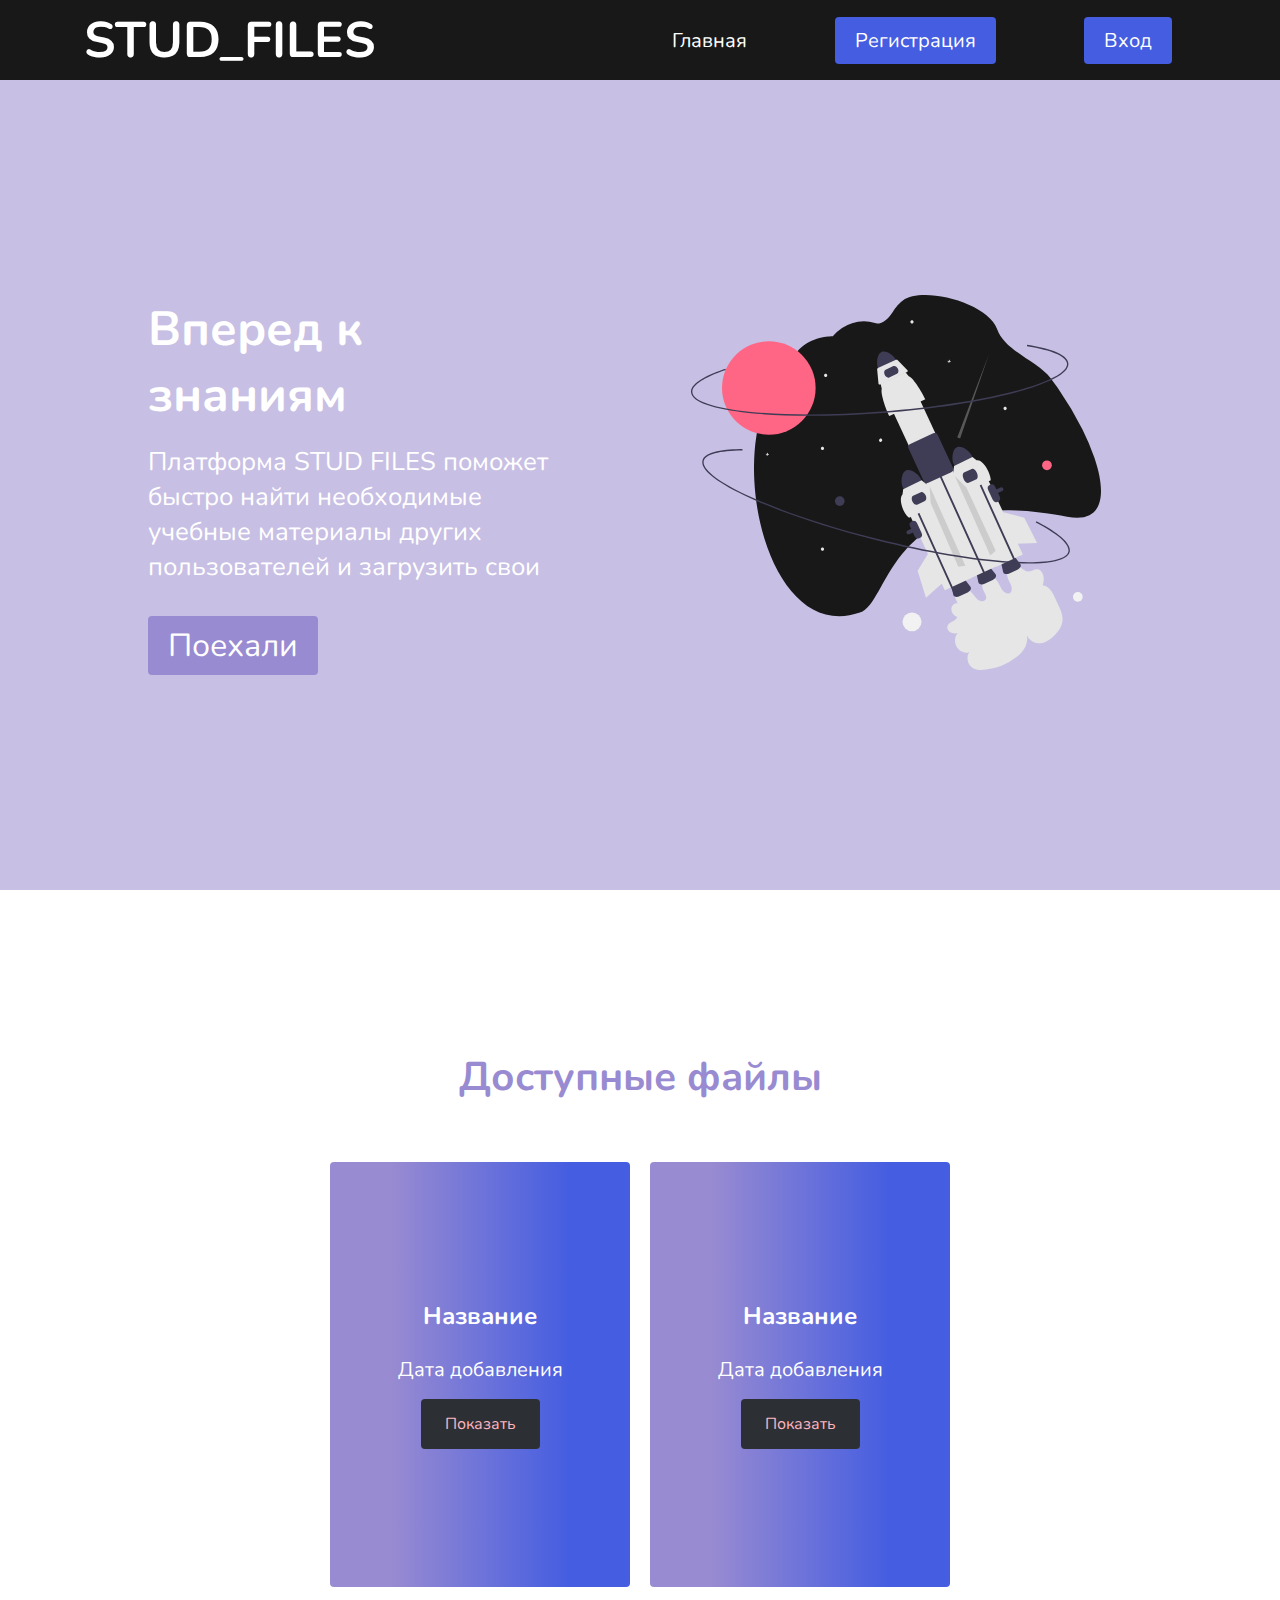
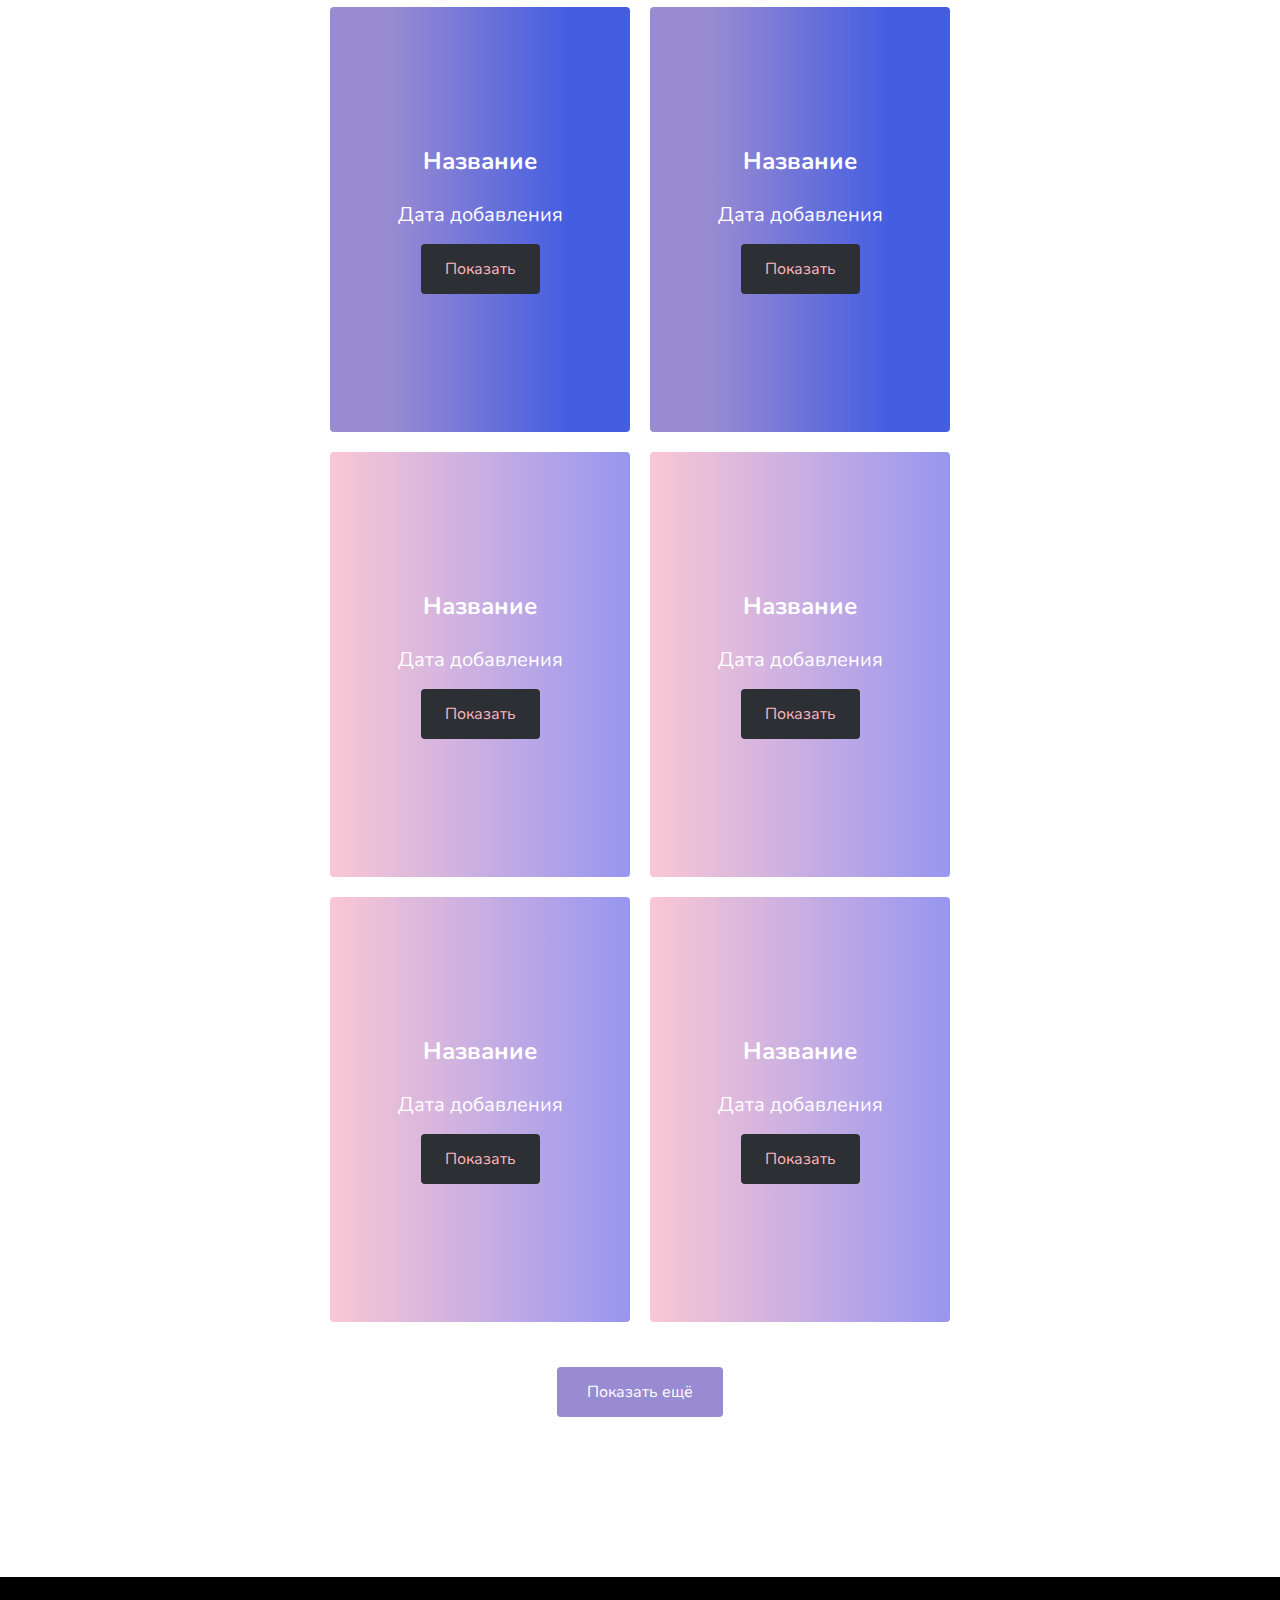
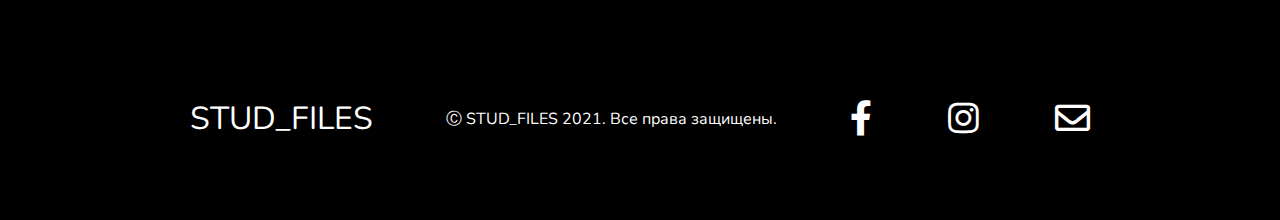
<file: index.html>
<!DOCTYPE html>
<html lang="en">
<head>
    <meta charset="UTF-8">
    <meta name="viewport" content="width=device-width, initial-scale=1.0">
    <link href="https://fonts.googleapis.com/css2?family=Nunito&display=swap" rel="stylesheet">
    <link href="https://cdnjs.cloudflare.com/ajax/libs/font-awesome/5.9.0/css/all.min.css" rel="stylesheet">
    <link rel="stylesheet" type="text/css" href="css/style.css">
    <script type="text/javascript" src="js/JQuery3.3.1.js"></script>
    <title>STUD_FILES</title>
</head>
<body>
<div class="nav-container">
    <nav class="navbar">
        <h1 id="navbar-logo">STUD_FILES</h1>
        <div class="menu-toggle" id="mobile-menu">
            <span class="bar"></span>
            <span class="bar"></span>
            <span class="bar"></span>
        </div>
        <ul class="nav-menu">
            <li><a href="#home" class="nav-links">Главная</a></li>
            <li><a href="#" class="nav-links nav-links-btn" id="reg">Регистрация</a></li>
            <li><a href="#" class="nav-links nav-links-btn2">Вход</a></li>
        </ul>
    </nav>
</div>

<div class="main">
    <div class="main-container">
        <div class="main-content">
            <h1>
                Вперед к знаниям
            </h1>
            <p>
                Платформа STUD FILES поможет быстро найти необходимые учебные материалы других пользователей и загрузить свои
            </p>
            <button class="main-btn">
                <a href="#">
                    Поехали
                </a>
            </button>
        </div>
        <div class="main-img-container">
            <img src="images/pic1.svg" alt="" id="main-img">
        </div>
    </div>
</div>


<!-- Modal1 -->
<div class="modal" id="email-modal">
    <div class="modal-content">
        <span  class="close-btn" style="position: absolute;top: 2%;right: 3%;font-size: 1.5rem;z-index: 1;">&times;</span>
        <div class="modal-content-left">
            <img id="modal-img" src="images/pic2.svg" alt="">
        </div>
        <div class="modal-content-right">
            <form class="modal-form" id="new-form">
                <h2>
                    Создай аккаунт уже сейчас
                </h2>
                <div class="form-validation">
                    <input type="text" class="modal-input" id="name" name="name" placeholder="Имя" required pattern="[а-яА-Я]+"
                           title="Имя может содержать только русские буквы.">
                </div>
                <div class="form-validation">
                    <input type="email" class="modal-input" id="email" name="email" placeholder="Email">

                </div>
                <div class="form-validation">
                    <input type="tel" class="modal-input" id="tel" name="tel" placeholder="Телефон" required minlength="11" maxlength="12">

                </div>
                <div class="form-validation">
                    <input type="password" class="modal-input" id="password" name="password" placeholder="Пароль" required minlength="6" maxlength="128">

                </div>
                <div class="form-validation">
                    <input type="password" class="modal-input" id="password-confirm" name="password2" placeholder="Повторите пароль" required minlength="6" maxlength="128">
                    <div class="error" id="passwordConfirmError"></div>
                    <div class="error1" id="passwordConfirmError1"></div>
                    <div class="box-field">
                        <input type="checkbox" onclick="checkCheckBoxRegistration()" class="checkbox" id="box1">
                        <span style="color: #686567;font-size: 14px;">Я согласен на обработку персональных данных</span>
                    </div>
                </div>
                <button type="submit" class="modal-input-btn" id="modal-input-submit">Зарегистрироваться</button>
                    <span class="modal-input-login">Уже есть аккаунт? <a href="#email-modal1">Войти</a></span>
            </form>
        </div>
    </div>
</div>

<!-- Modal2 -->
<div class="modal2" id="email-modal1">
    <div class="modal2-content">
        <span  class="close-btn1" style="position: absolute;top: 2%;right: 3%;font-size: 1.5rem;z-index: 1;">&times;</span>
        <div class="modal2-content-left">
            <img id="Modal-img" src="images/pic3.svg" alt="">
        </div>
        <div class="modal2-content-right">
            <form action="/" method="GET" class="modal2-form" id="form">
                <h2>
                    Авторизация
                </h2>
                <div class="form-validation2">
                    <input type="tel" class="modal2-input" id="tel" name="tel" placeholder="Телефон" required minlength="11" maxlength="12">
                </div>
                <div class="form-validation2">
                    <input type="password" class="modal2-input" id="password" name="password" placeholder="Пароль" required minlength="6" maxlength="128">
                </div>
                <a href="index1.html" class="modal2-input-btn">Войти</a>
                <span class="modal-input-login">Еще нет аккаунта? <a href="#email-modal-form">Зарегистрироваться</a></span>
            </form>
        </div>
    </div>
</div>


<!-- add_post -->
<div class="modal3" id="email-modal3">
    <div class="modal3-content">
        <span  class="close-btn3" style="position: absolute;top: 2%;right: 3%;font-size: 1.5rem;z-index: 1;">&times;</span>
        <div class="modal3-content-left">
            <img id="Modal3-img" src="images/pic3.svg" alt="">
        </div>
        <div class="modal3-content-right">
            <form action="/" method="GET" class="modal3-form" id="form">
                <h2>
                    Авторизация
                </h2>
                <div class="form-validation3">
                    <input type="tel" class="modal3-input" id="tel" name="tel" placeholder="Телефон" required minlength="11" maxlength="12">
                </div>
                <div class="form-validation2">
                    <input type="password" class="modal3-input" id="password" name="password" placeholder="Пароль" required minlength="8" maxlength="128">
                </div>
                <button type="submit" class="modal3-input-btn" id="submit">Войти</button>
            </form>
        </div>
    </div>
</div>


<!-- Cards -->
<div class="services" id="services">
    <h1>Доступные файлы</h1>
    <div class="services_wrapper">
        <div class="services_card">
            <h2>Название</h2>
            <p>Дата добавления</p>
            <div class="services_btn"><button><a href="index2.html">
                Показать
            </a></button></div>
        </div>
        <div class="services_card">
            <h2>Название</h2>
            <p>Дата добавления</p>
            <div class="services_btn"><button><a href="index2.html">Показать</a></button></div>
        </div>
        <div class="services_card">
            <h2>Название</h2>
            <p>Дата добавления</p>
            <div class="services_btn"><button><a href="index2.html">Показать</a></button></div>
        </div>
        <div class="services_card">
            <h2>Название</h2>
            <p>Дата добавления</p>
            <div class="services_btn"><button><a href="index2.html">Показать</a></button></div>
        </div>
        <div class="services_card">
            <h2>Название</h2>
            <p>Дата добавления</p>
            <div class="services_btn"><button><a href="index2.html">Показать</a></button></div>
        </div>
        <div class="services_card">
            <h2>Название</h2>
            <p>Дата добавления</p>
            <div class="services_btn"><button><a href="index2.html">Показать</a></button></div>
        </div>
        <div class="services_card">
            <h2>Название</h2>
            <p>Дата добавления</p>
            <div class="services_btn"><button><a href="index2.html">Показать</a></button></div>
        </div>
        <div class="services_card">
            <h2>Название</h2>
            <p>Дата добавления</p>
            <div class="services_btn"><button><a href="index2.html">Показать</a></button></div>
        </div>
    </div>
    <button class="btn-services"><a href="#">
        Показать ещё
    </a></button>
</div>


<!-- Footer -->
<div class="footer_container">
    <section class="social_media">
        <div class="social_media-wrap">
            <div class="footer_logo">
                <a href="#" id="footer_logo">STUD_FILES</a>
            </div>
            <p class="website_right">Ⓒ STUD_FILES 2021. Все права защищены.</p>
            <div class="social_icons">
                <a href="/" class="social_icon-link" target="_blank"><i class='fab fa-facebook-f'></i></a>
                <a href="/" class="social_icon-link"><i class='fab fa-instagram f-10x'></i></a>
                <a href="/" class="social_icon-link"><i class="far fa-envelope" style="color: white;font-size: 35px"></i></a>
            </div>
        </div>
    </section>
</div>
<script type="text/javascript" src="js/JQuery3.3.1.js"></script>
<script type="text/javascript" src="js/app.js"></script>
<script type="text/javascript">

    function checkCheckBoxRegistration(){
        if($('#box1').is(':checked') ) {
            document.getElementById("modal-input-submit").style.visibility = "visible";
        } else {
            document.getElementById("modal-input-submit").style.visibility = "hidden";
        }
    }

</script>
</body>
</html>
</file>
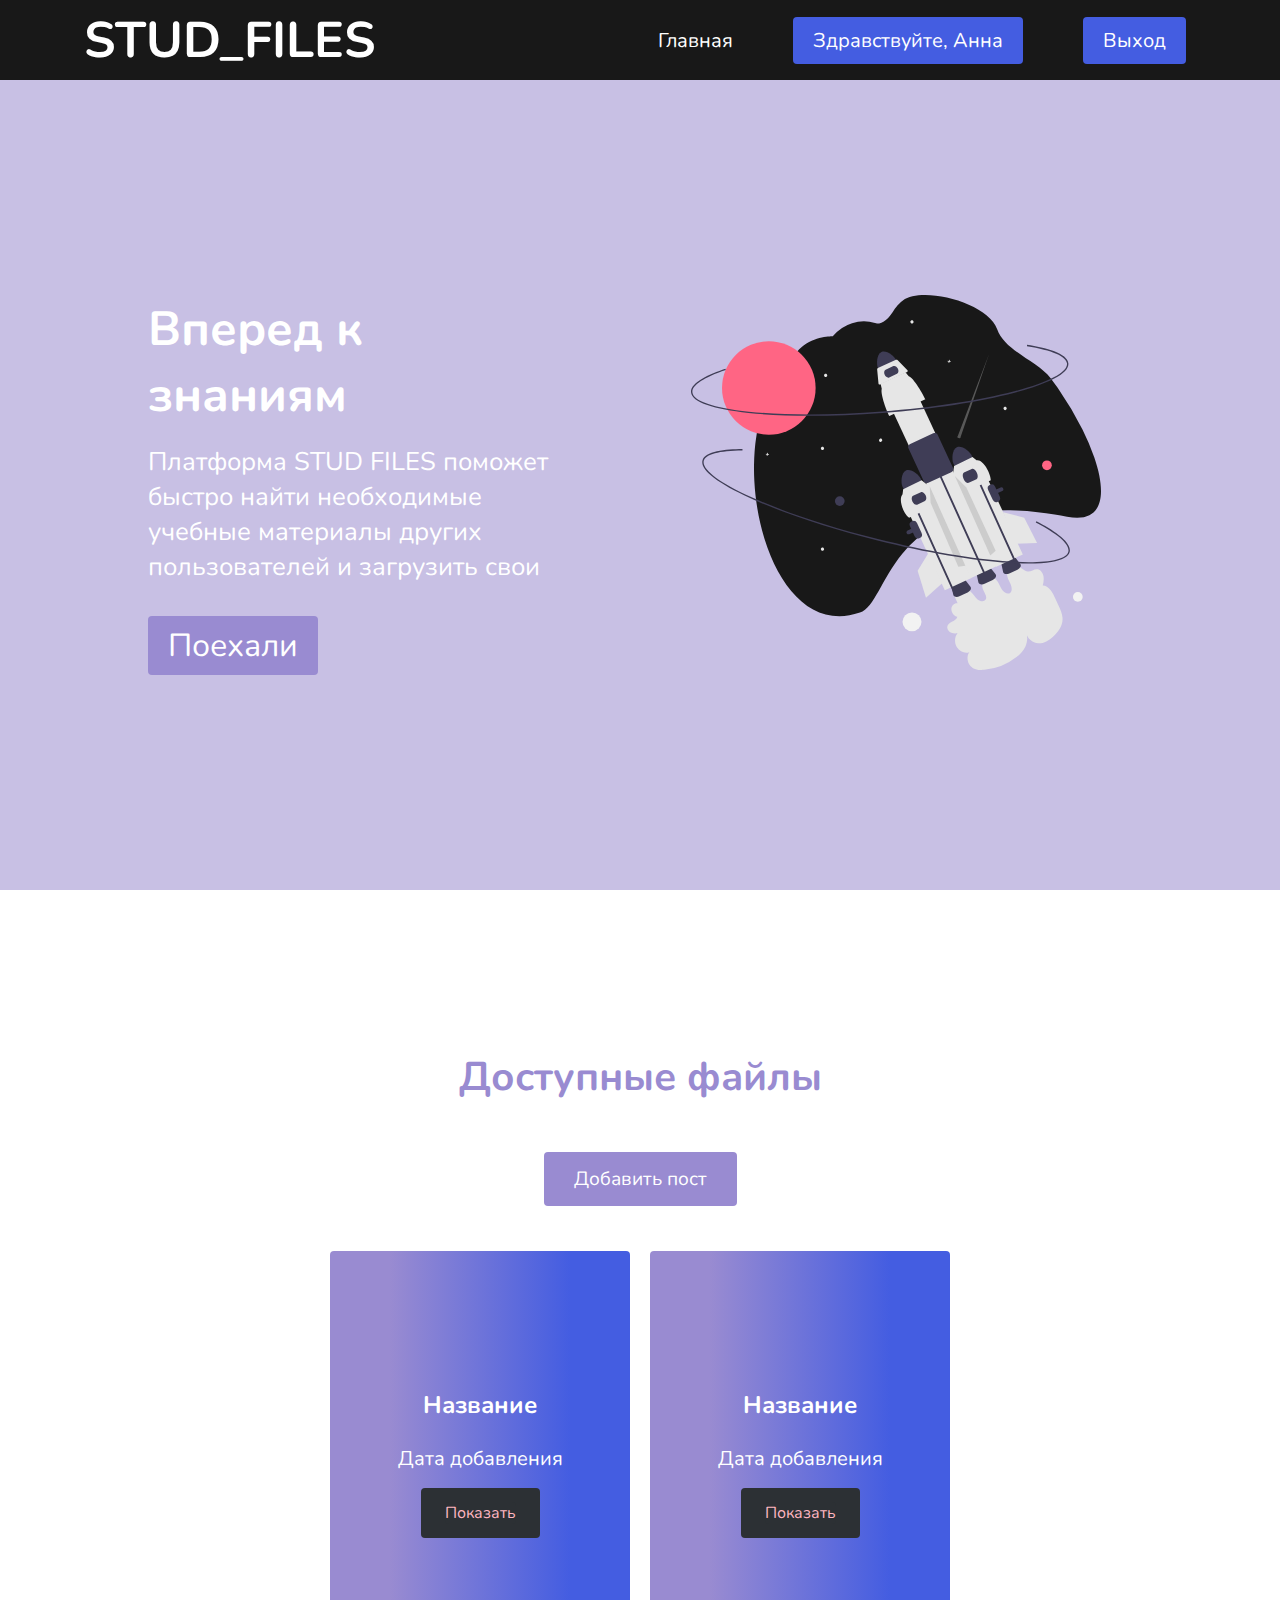
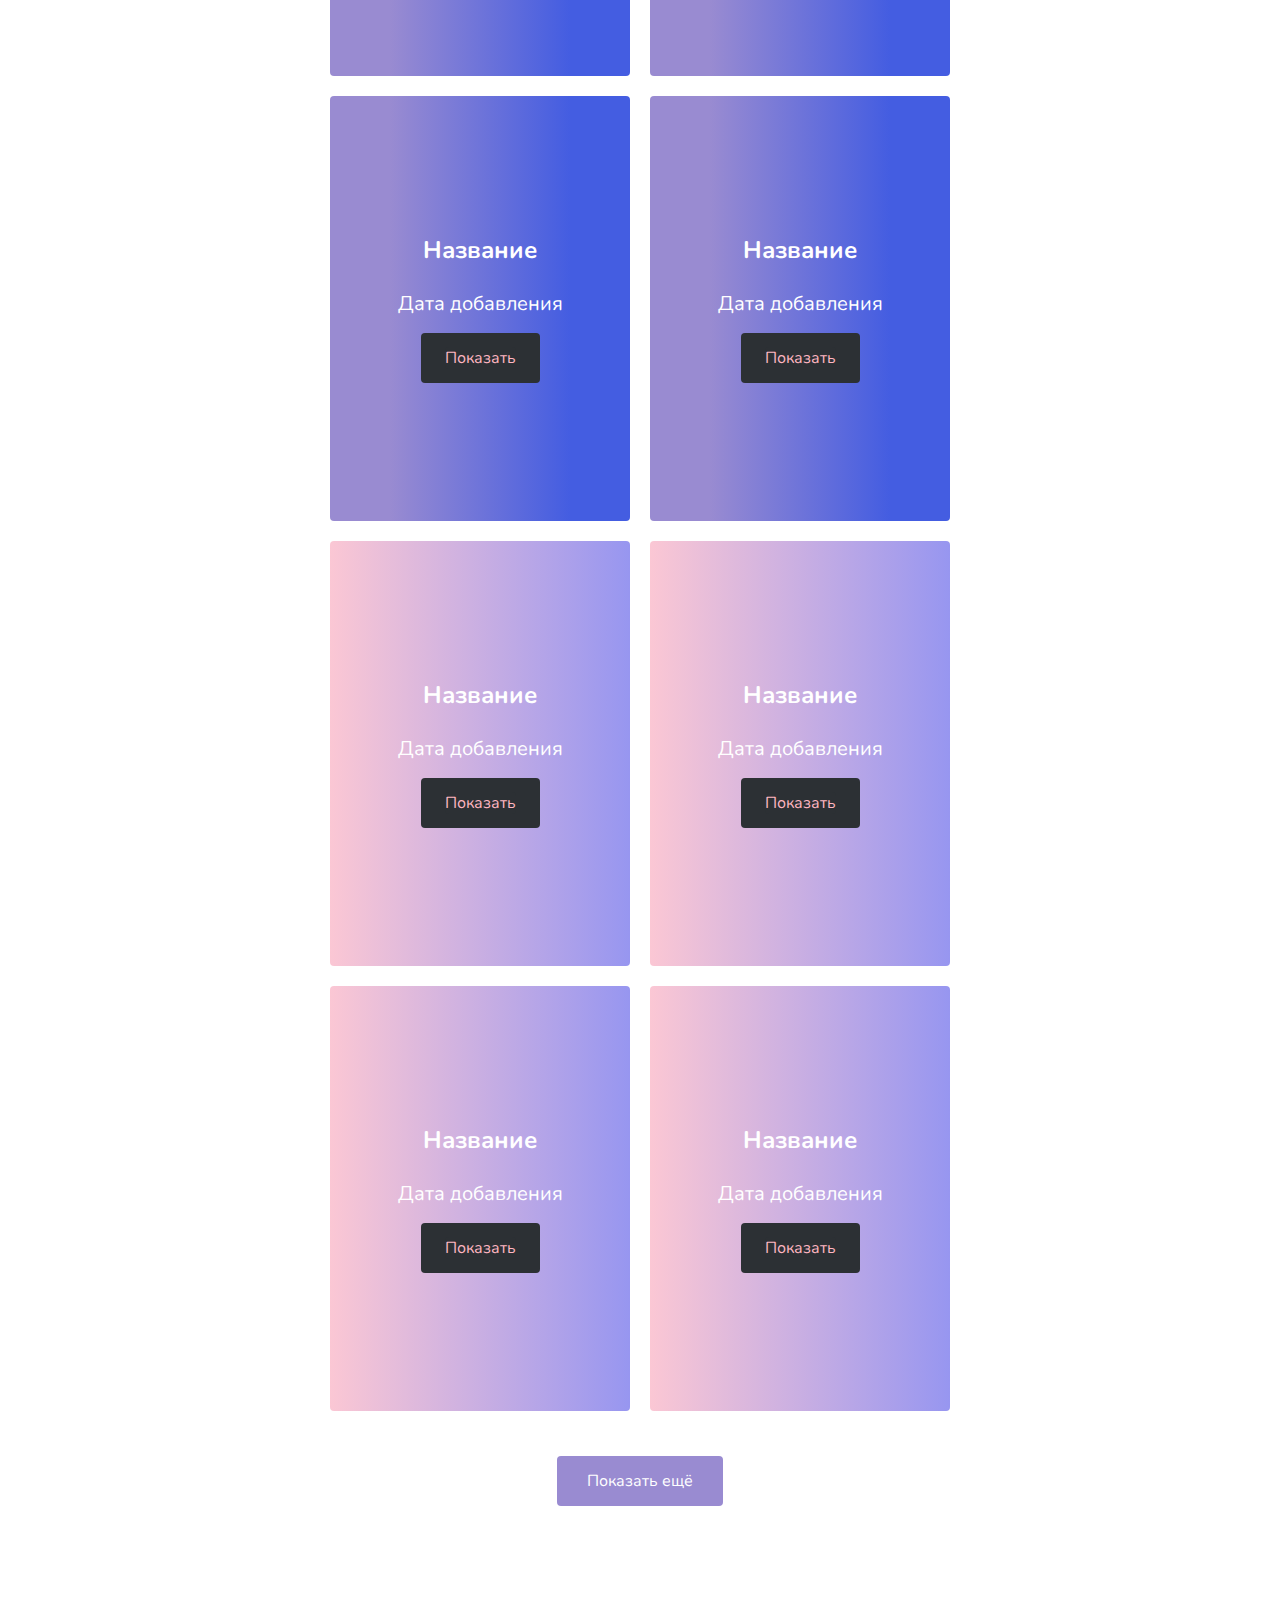
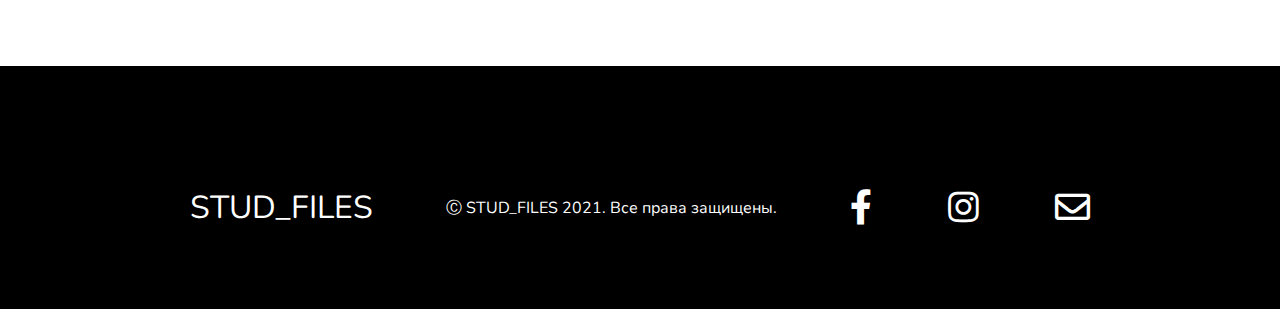
<file: index1.html>
<!DOCTYPE html>
<html lang="en">
<head>
    <meta charset="UTF-8">
    <meta name="viewport" content="width=device-width, initial-scale=1.0">
    <link href="https://fonts.googleapis.com/css2?family=Nunito&display=swap" rel="stylesheet">
    <link href="https://cdnjs.cloudflare.com/ajax/libs/font-awesome/5.9.0/css/all.min.css" rel="stylesheet">
    <link href="https://fonts.googleapis.com/icon?family=Material+Icons" rel="stylesheet">
    <link rel="stylesheet" type="text/css" href="css/style.css">
    <title>STUD_FILES</title>
</head>
<body>
<div class="nav-container">
    <nav class="navbar">
        <h1 id="navbar-logo">STUD_FILES</h1>
        <div class="menu-toggle" id="mobile-menu">
            <span class="bar"></span>
            <span class="bar"></span>
            <span class="bar"></span>
        </div>
        <ul class="nav-menu">
            <li><a href="#home" class="nav-links">Главная</a></li>
            <li><a href="#" class="nav-links nav-links-btn" id="reg">Здравствуйте, Анна</a></li>
            <li><a href="index.html" class="nav-links nav-links-btn2">Выход</a></li>
        </ul>
    </nav>
</div>

<div class="main">
    <div class="main-container">
        <div class="main-content">
            <h1>
                Вперед к знаниям
            </h1>
            <p>
                Платформа STUD FILES поможет быстро найти необходимые учебные материалы других пользователей и загрузить свои
            </p>
            <button class="main-btn">
                <a href="#">
                    Поехали
                </a>
            </button>
        </div>
        <div class="main-img-container">
            <img src="images/pic1.svg" alt="" id="main-img">
        </div>
    </div>
</div>


<!-- add_post -->
<div class="modal3" id="4email-modal">
    <div class="modal3-content">
        <span  class="close-btn3" style="position: absolute;top: 2%;right: 3%;font-size: 1.5rem;z-index: 1;">&times;</span>
        <div class="modal3-content-left">
            <img id="Modal3-img" src="images/pic4.svg" alt="">
        </div>
        <div class="modal3-content-right">
            <form action="/" method="GET" class="modal3-form" id="form">
                <h2>
                    Добавьте пост уже сейчас
                </h2>
                <div class="form-validation3">
                    <input type="text" class="modal3-input" id="text" name="text" placeholder="Название" required minlength="3" maxlength="20">
                </div>
                <div class="form-validation2">
                    <textarea class="modal3-input" id="textarea" name="textarea" placeholder="Описание" required minlength="10" maxlength="150"></textarea>
                </div>
                <div class="example-1">
                    <div class="form-group">
                        <label class="label">
                            <i class="material-icons">attach_file</i>
                            <span class="title" style="font-size: 15px; ">Добавить файл</span>
                            <input type="file">
                        </label>
                     </div>
                </div>
                <button type="submit" class="modal3-input-btn" id="submit">Добавить</button>
            </form>
        </div>
    </div>
</div>


<!-- Cards -->
<div class="services1" id="services">
    <h1>Доступные файлы</h1>
    <button class="btn-services2" style="color: white;">Добавить пост</button>
    <div class="services_wrapper1">
        <div class="services1_card">
            <h2>Название</h2>
            <p>Дата добавления</p>
            <div class="services1_btn"><button><a href="index2.html">Показать</a></button></div>
        </div>
        <div class="services1_card">
            <h2>Название</h2>
            <p>Дата добавления</p>
            <div class="services1_btn"><button><a href="index2.html">Показать</a></button></div>
        </div>
        <div class="services1_card">
            <h2>Название</h2>
            <p>Дата добавления</p>
            <div class="services1_btn"><button><a href="index2.html">Показать</a></button></div>
        </div>
        <div class="services1_card">
            <h2>Название</h2>
            <p>Дата добавления</p>
            <div class="services1_btn"><button><a href="index2.html">Показать</a></button></div>
        </div>
        <div class="services1_card">
            <h2>Название</h2>
            <p>Дата добавления</p>
            <div class="services1_btn"><button><a href="index2.html">Показать</a></button></div>
        </div>
        <div class="services1_card">
            <h2>Название</h2>
            <p>Дата добавления</p>
            <div class="services1_btn"><button><a href="index2.html">Показать</a></button></div>
        </div>
        <div class="services1_card">
            <h2>Название</h2>
            <p>Дата добавления</p>
            <div class="services1_btn"><button><a href="index2.html">Показать</a></button></div>
        </div>
        <div class="services1_card">
            <h2>Название</h2>
            <p>Дата добавления</p>
            <div class="services1_btn"><button><a href="index2.html">Показать</a></button></div>
        </div>
    </div>
    <button class="btn-services1"><a href="#">Показать ещё</a></button>
</div>


<!-- Footer -->
<div class="footer_container">
    <section class="social_media">
        <div class="social_media-wrap">
            <div class="footer_logo">
                <a href="#" id="footer_logo">STUD_FILES</a>
            </div>
            <p class="website_right">Ⓒ STUD_FILES 2021. Все права защищены.</p>
            <div class="social_icons">
                <a href="/" class="social_icon-link" target="_blank"><i class='fab fa-facebook-f'></i></a>
                <a href="/" class="social_icon-link"><i class='fab fa-instagram f-10x'></i></a>
                <a href="/" class="social_icon-link"><i class="far fa-envelope" style="color: white;font-size: 35px"></i></a>
            </div>
        </div>
    </section>
</div>

<script src="js/app2.js">
</script>
</body>
</html>
</file>
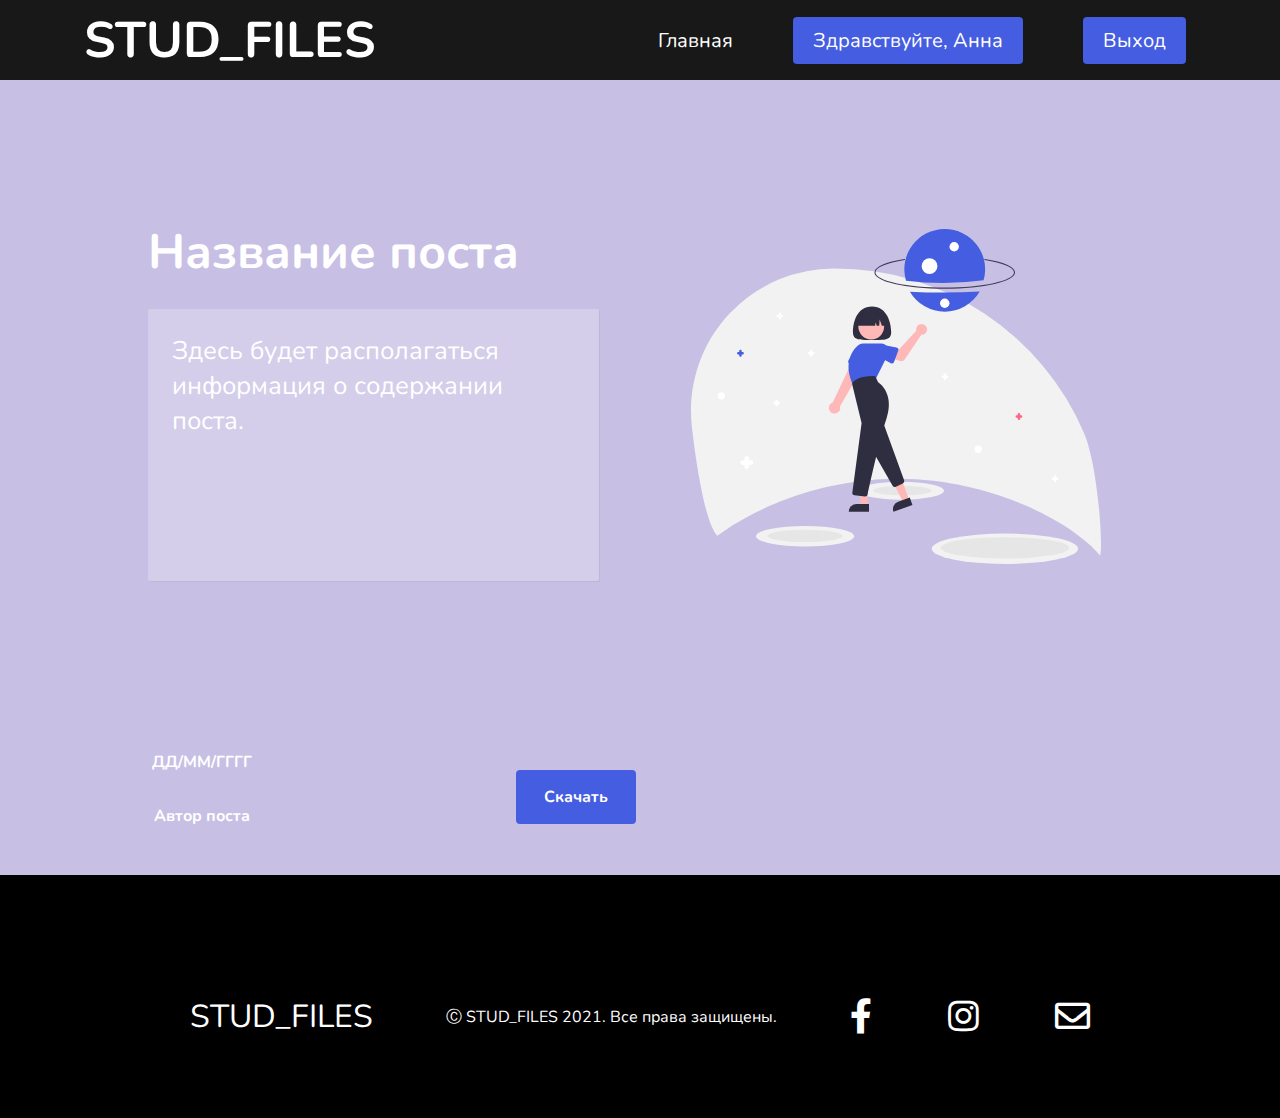
<file: index2.html>
<!DOCTYPE html>
<html lang="en">
<head>
    <meta charset="UTF-8">
    <meta name="viewport" content="width=device-width, initial-scale=1.0">
    <link href="https://fonts.googleapis.com/css2?family=Nunito&display=swap" rel="stylesheet">
    <link href="https://cdnjs.cloudflare.com/ajax/libs/font-awesome/5.9.0/css/all.min.css" rel="stylesheet">
    <link rel="stylesheet" type="text/css" href="css/style.css">
    <title>STUD_FILES</title>
</head>
<body>
<div class="nav-container">
    <nav class="navbar">
        <h1 id="navbar-logo">STUD_FILES</h1>
        <div class="menu-toggle" id="mobile-menu">
            <span class="bar"></span>
            <span class="bar"></span>
            <span class="bar"></span>
        </div>
        <ul class="nav-menu">
            <li><a href="#home" class="nav-links">Главная</a></li>
            <li><a href="#" class="nav-links nav-links-btn" id="reg">Здравствуйте, Анна</a></li>
            <li><a href="index.html" class="nav-links nav-links-btn2">Выход</a></li>
        </ul>
    </nav>
</div>

<div class="main">
    <div class="main-container1">
        <div class="main-content">
            <h1>
                Название поста
            </h1>
            
            <p1 class="modal-input1">
                Здесь будет располагаться информация о содержании поста.
            </p1>
            
        </div>
    
    <div class="main-img-container">
            <img src="images/pic5.svg" alt="" id="main-img">
          </div>  
        </div>
</div>
<!-- Information -->
<div class="services4" id="services">
<div class="services3" id="services">
	<div class="services2" id="services">
    <h1>ДД/ММ/ГГГГ</h1>
    <h1>Автор поста</h1>
</div>
    <button class="main-btn1">
                <h1 href="#">
                    Скачать
                </h1>
            </button>  
</div>
</div>

<!-- Footer -->
<div class="footer_container">
    <section class="social_media">
        <div class="social_media-wrap">
            <div class="footer_logo">
                <a href="#" id="footer_logo">STUD_FILES</a>
            </div>
            <p class="website_right">Ⓒ STUD_FILES 2021. Все права защищены.</p>
            <div class="social_icons">
                <a href="/" class="social_icon-link" target="_blank"><i class='fab fa-facebook-f'></i></a>
                <a href="/" class="social_icon-link"><i class='fab fa-instagram f-10x'></i></a>
                <a href="/" class="social_icon-link"><i class="far fa-envelope" style="color: white;font-size: 35px"></i></a>
            </div>
        </div>
    </section>
</div>

<script src="js/app.js">
</script>
</body>
</html>
</file>
<file: css/style.css>
@import url('content.css');
@import url('modal.css');
@import url('modal2.css');
@import url('cards.css');
@import url('add_post.css');
@import url('cards_for_avtoris_person.css');

*{
    font-family: 'Nunito', sans-serif;
    box-sizing: border-box;
    margin: 0;
    padding: 0;
}
.nav-container{
    width: 100%;
    background-color: #181818;

}
.navbar{
    display: grid;
    grid-template-columns: 0.2fr auto 1fr;
    align-items: center;
    height: 80px;
    width: 90%;
    max-width: 1720px;
    margin: 0 auto;
    font-size: 25px;
}

#navbar-logo{
    color: white;
    justify-self: start;
    margin-left: 20px;
}

#navbar-logo {
    cursor: pointer;
}

.nav-menu{
    display: grid;
    grid-template-columns: repeat(3, auto);
    list-style: none;
    text-align: center;
    width: 70%;
    justify-self: end;
    font-size: 20px
}

.nav-links{
    color: white;
    text-decoration: none;
}

.nav-links:hover{
    color: #445DE1;
    transition: all 0.2s ease-out;
}

.nav-links-btn{
    background-color: #445DE1;
    padding: 10px 20px;
    border-radius: 4px;
}
.nav-links-btn:hover{
    background-color: transparent;
    color: white;
    padding: 5px 15px;
    border-radius: 4px;
    border: solid 1 px #445DE1;
    transition: all 0.3s ease-out;
}
.nav-links-btn2{
    background-color: #445DE1;
    padding: 10px 20px;
    border-radius: 4px;
}
.nav-links-btn2:hover{
    background-color: transparent;
    color: white;
    padding: 5px 15px;
    border-radius: 4px;
    border: solid 1 px #445DE1;
    transition: all 0.3s ease-out;
}

.menu-toggle .bar{
    width: 25px;
    height: 3px;
    margin: 5px auto;
    transition: all 0.3 s ease-in-out;
    background: white;
}

@media screen and (max-width: 1140px){
    .nav-menu {
    display: grid;
    grid-template-columns: repeat(3, auto);
    list-style: none;
    text-align: center;
    width: 100%;
    justify-self: end;
    font-size: 20px;
    justify-items: end;
}
}

@media screen and (max-width: 768px){
    .nav-container{
        position: relative;
    }
    .nav-menu{
        display: grid;
        grid-template-columns: auto;
        background: #445DE1;
        width: 100%;
        margin: 0;
        position: absolute;
        top: 80px;
        left: -100%;
        opacity: 0;
        transition: all 0.5s ease;
    }
    #navbar-logo{
        margin-left: 60px;
    }
    .nav-menu.active{
        background: #181818;
        left: 0;
        opacity: 1;
        transition: all 0.5s ease;
    }

    .nav-links{
        text-align: center;
        line-height: 60px;
        width: 100%;
        display: table;
    }
    .nav-links:hover{
        background-color: #445DE1;
        color: white;
        transition: all 0.4s ease-out;
    }
    .navbar{
        width: 100%;
    }

    .nav-links-btn{
        border: none;
        padding: 0;
        border-radius: 0;
        background-color: #181818;
        color: white;
        transition: all 0.4s ease-out;
    }

    .nav-links-btn:hover{
        border: none;
        padding: 0;
        border-radius: 0;
        background-color: #445DE1;
        color: white;
        transition: all 0.4s ease-out;
    }
    #mobile-menu{
        position: absolute;
        top: 20%;
        right: 5%;
        transform: translate(5%, 20%);
    }
    .menu-toggle .bar{
        display: block;
        cursor: pointer;
    }
    .menu-toggle:hover{
        cursor: pointer;
    }
    #mobile-menu.is-active .bar:nth-child(2){
        opacity: 0;
    }
    #mobile-menu.is-active .bar:nth-child(1){
        transform: translateY(8px) rotate(45deg);
    }
    #mobile-menu.is-active .bar:nth-child(3){
        transform: translateY(-8px) rotate(-45deg);
    }
}
@media screen and (max-width: 330px){

    #navbar-logo{
        font-size: 25px;
    }
}
</file>
